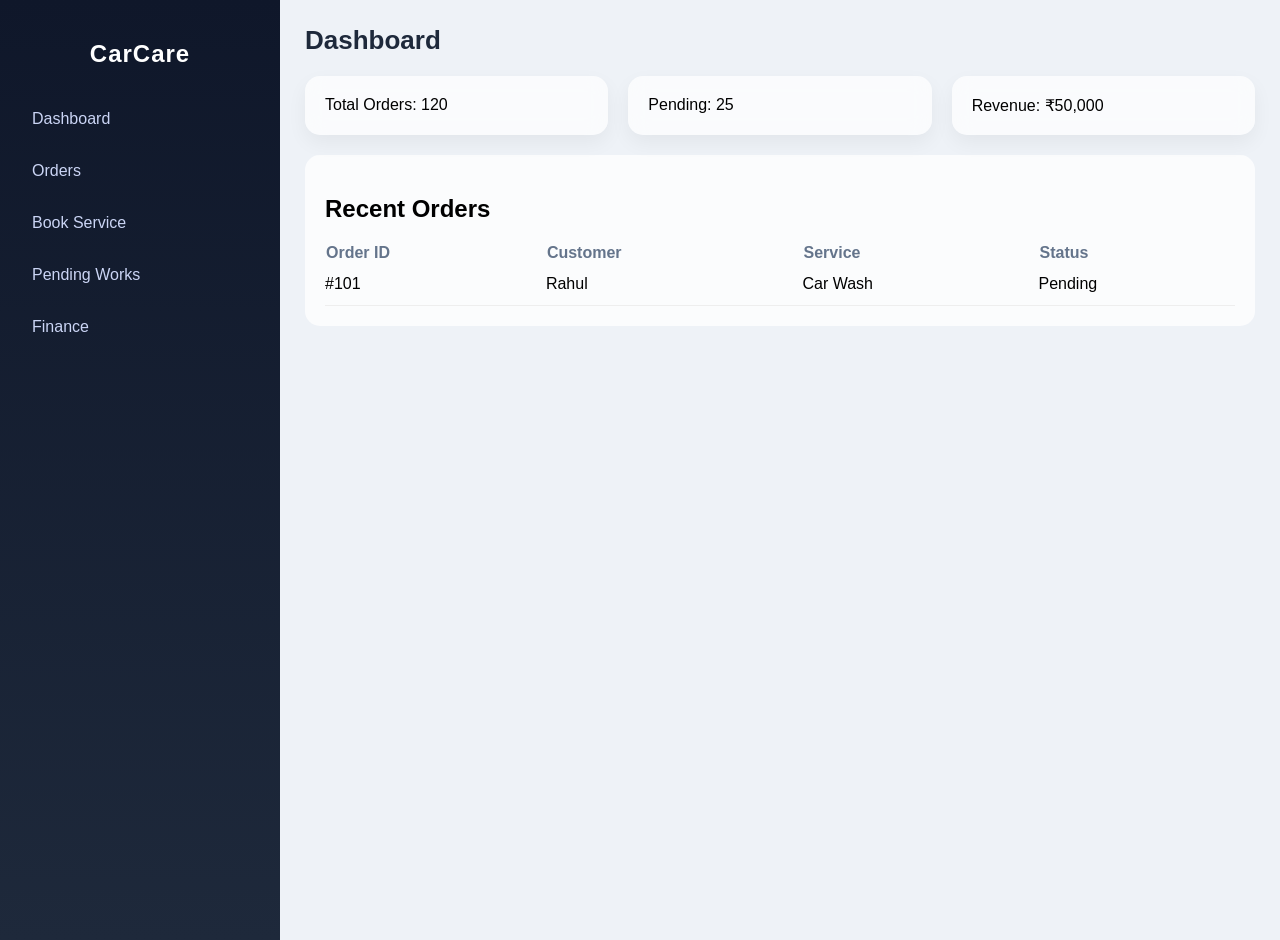
<file: index.html>
<!DOCTYPE html>
<html>

<head>
    <meta name="viewport" content="width=device-width, initial-scale=1.0">
    <title>Car Care Admin</title>
    <link rel="stylesheet" href="style.css">
</head>

<body>

    <div class="container">

        <!-- Sidebar -->
        <div class="sidebar">
            <h2>CarCare</h2>
            <ul>
                <li><a href="index.html">Dashboard</a></li>
                <li><a href="orders.html">Orders</a></li>
                <li><a href="booking.html">Book Service</a></li>
                <li><a href="pending.html">Pending Works</a></li>
                <li><a href="finance.html">Finance</a></li>
            </ul>
        </div>

        <!-- Main Content -->
        <div class="main">

            <!-- Header -->
            <div class="header">
                <h1>Dashboard</h1>
            </div>

            <!-- Cards -->
            <div class="cards">
                <div class="card">Total Orders: 120</div>
                <div class="card">Pending: 25</div>
                <div class="card">Revenue: ₹50,000</div>
            </div>

            <!-- Orders Table -->
            <div class="table-section">
                <h2>Recent Orders</h2>
                <table>
                    <tr>
                        <th>Order ID</th>
                        <th>Customer</th>
                        <th>Service</th>
                        <th>Status</th>
                    </tr>
                    <tr>
                        <td>#101</td>
                        <td>Rahul</td>
                        <td>Car Wash</td>
                        <td>Pending</td>
                    </tr>
                </table>
            </div>

        </div>

    </div>

</body>

</html>
</file>
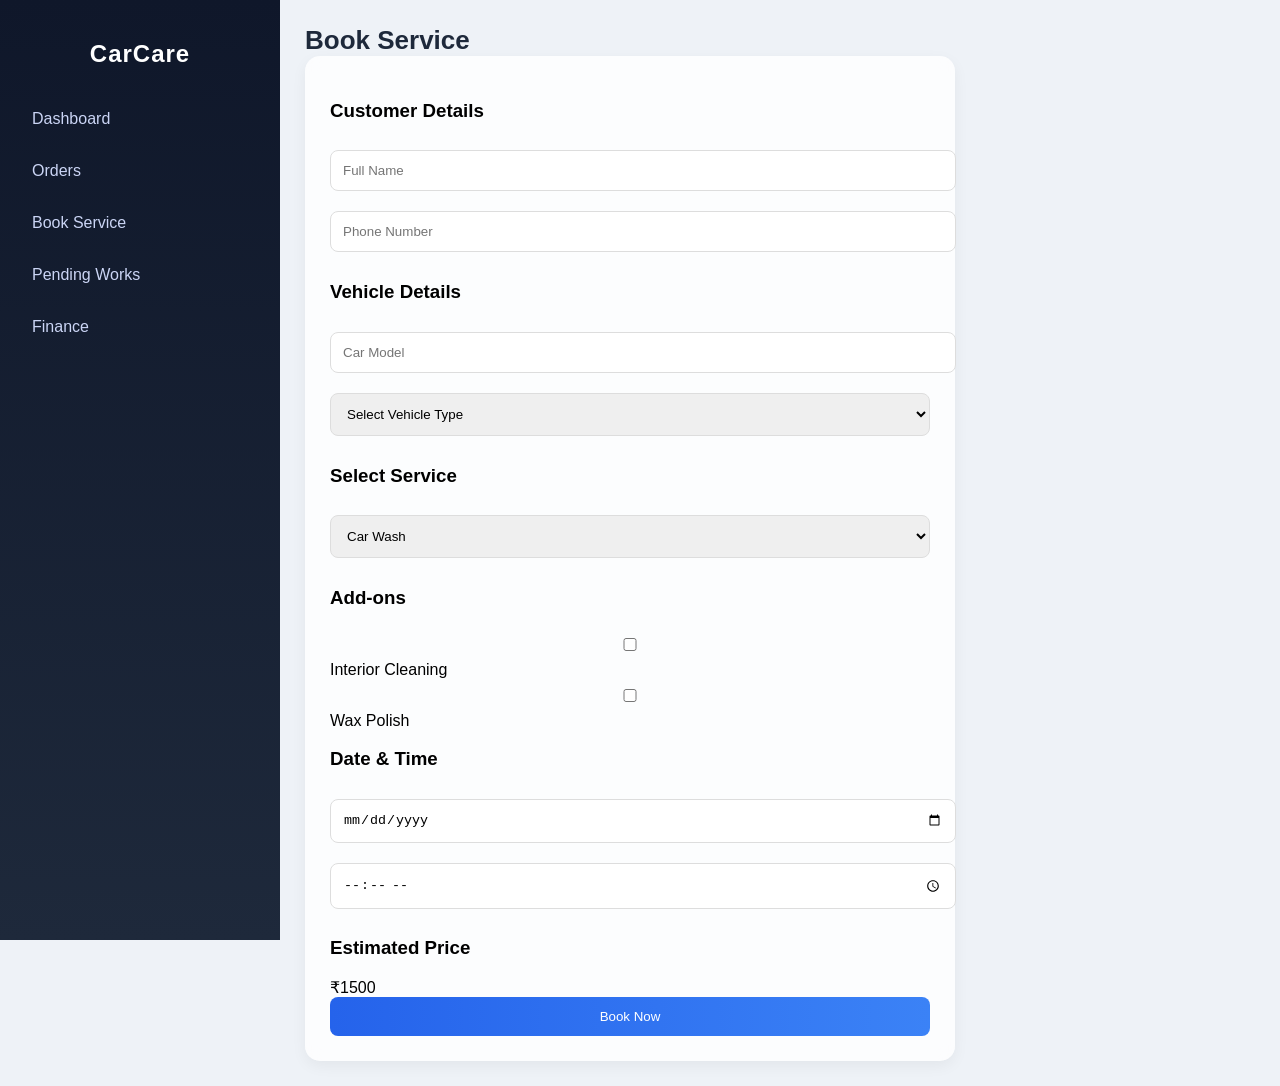
<file: booking.html>
<!DOCTYPE html>
<html>

<head>
    <meta name="viewport" content="width=device-width, initial-scale=1.0">
    <title>Book Service</title>
    <link rel="stylesheet" href="style.css">
</head>

<body>

    <div class="container">

        <!-- Sidebar -->
        <div class="sidebar">
            <h2>CarCare</h2>
            <ul>
                <li><a href="index.html">Dashboard</a></li>
                <li><a href="orders.html">Orders</a></li>
                <li><a href="booking.html">Book Service</a></li>
                <li><a href="pending.html">Pending Works</a></li>
                <li><a href="finance.html">Finance</a></li>
            </ul>
        </div>

        <!-- Main Content -->
        <div class="main">

            <div class="header">
                <h1>Book Service</h1>
            </div>

            <div class="form-container">

                <form>

                    <!-- Customer Info -->
                    <h3>Customer Details</h3>
                    <input type="text" placeholder="Full Name" required>
                    <input type="text" placeholder="Phone Number" required>

                    <!-- Vehicle Info -->
                    <h3>Vehicle Details</h3>
                    <input type="text" placeholder="Car Model" required>

                    <select>
                        <option>Select Vehicle Type</option>
                        <option>Hatchback</option>
                        <option>Sedan</option>
                        <option>SUV</option>
                    </select>

                    <!-- Service -->
                    <h3>Select Service</h3>
                    <select>
                        <option>Car Wash</option>
                        <option>Ceramic Coating</option>
                        <option>Car Care</option>
                        <option>Car Valet</option>
                    </select>

                    <!-- Add-ons -->
                    <h3>Add-ons</h3>
                    <label><input type="checkbox"> Interior Cleaning</label><br>
                    <label><input type="checkbox"> Wax Polish</label><br>

                    <!-- Date -->
                    <h3>Date & Time</h3>
                    <input type="date">
                    <input type="time">

                    <!-- Estimate -->
                    <h3>Estimated Price</h3>
                    <div class="estimate-box">₹1500</div>

                    <!-- Button -->
                    <button type="submit">Book Now</button>

                </form>

            </div>

        </div>

    </div>

</body>

</html>
</file>
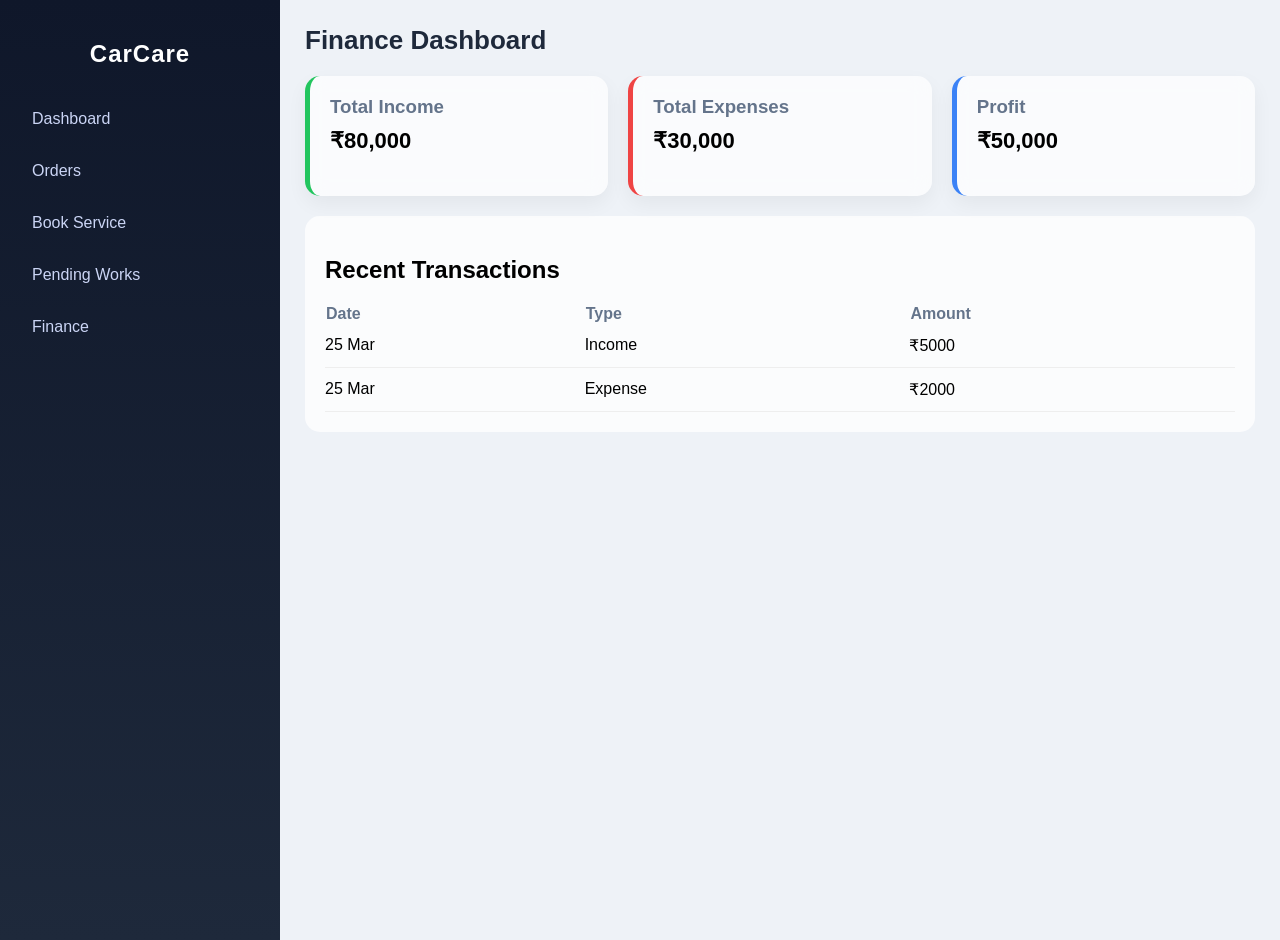
<file: finance.html>
<!DOCTYPE html>
<html>

<head>
    <meta name="viewport" content="width=device-width, initial-scale=1.0">
    <title>Finance</title>
    <link rel="stylesheet" href="style.css">
</head>

<body>

    <div class="container">

        <!-- Sidebar -->
        <div class="sidebar">
            <h2>CarCare</h2>
            <ul>
                <li><a href="index.html">Dashboard</a></li>
                <li><a href="orders.html">Orders</a></li>
                <li><a href="booking.html">Book Service</a></li>
                <li><a href="pending.html">Pending Works</a></li>
                <li><a href="finance.html">Finance</a></li>
            </ul>
        </div>

        <!-- Main -->
        <div class="main">

            <div class="header">
                <h1>Finance Dashboard</h1>
            </div>

            <!-- Finance Cards -->
            <div class="cards">
                <div class="card income">
                    <h3>Total Income</h3>
                    <p>₹80,000</p>
                </div>

                <div class="card expense">
                    <h3>Total Expenses</h3>
                    <p>₹30,000</p>
                </div>

                <div class="card profit">
                    <h3>Profit</h3>
                    <p>₹50,000</p>
                </div>
            </div>

            <!-- Transactions -->
            <div class="table-section">
                <h2>Recent Transactions</h2>
                <table>
                    <tr>
                        <th>Date</th>
                        <th>Type</th>
                        <th>Amount</th>
                    </tr>

                    <tr>
                        <td>25 Mar</td>
                        <td>Income</td>
                        <td>₹5000</td>
                    </tr>

                    <tr>
                        <td>25 Mar</td>
                        <td>Expense</td>
                        <td>₹2000</td>
                    </tr>

                </table>
            </div>

        </div>

    </div>

</body>

</html>
</file>
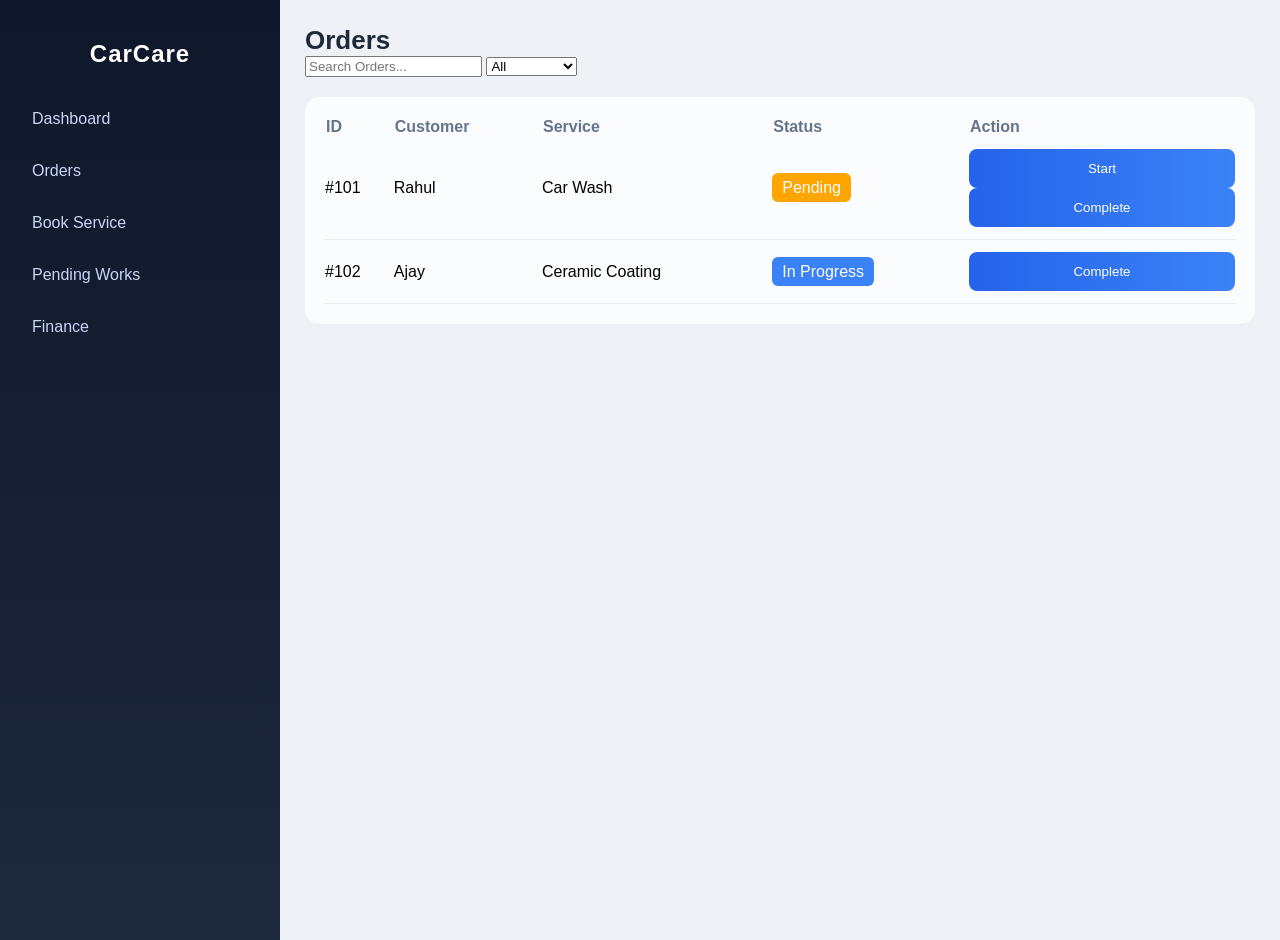
<file: orders.html>
<!DOCTYPE html>
<html>

<head>
    <meta name="viewport" content="width=device-width, initial-scale=1.0">
    <title>Orders</title>
    <link rel="stylesheet" href="style.css">
</head>

<body>

    <div class="container">

        <!-- Sidebar -->
        <div class="sidebar">
            <h2>CarCare</h2>
            <ul>
                <li><a href="index.html">Dashboard</a></li>
                <li><a href="orders.html">Orders</a></li>
                <li><a href="booking.html">Book Service</a></li>
                <li><a href="pending.html">Pending Works</a></li>
                <li><a href="finance.html">Finance</a></li>
            </ul>
        </div>

        <!-- Main -->
        <div class="main">

            <div class="header">
                <h1>Orders</h1>
            </div>

            <!-- Search + Filter -->
            <div class="top-bar">
                <input type="text" placeholder="Search Orders...">

                <select>
                    <option>All</option>
                    <option>Pending</option>
                    <option>In Progress</option>
                    <option>Completed</option>
                </select>
            </div>

            <!-- Orders Table -->
            <div class="table-section">
                <table>
                    <tr>
                        <th>ID</th>
                        <th>Customer</th>
                        <th>Service</th>
                        <th>Status</th>
                        <th>Action</th>
                    </tr>

                    <tr>
                        <td>#101</td>
                        <td>Rahul</td>
                        <td>Car Wash</td>
                        <td><span class="status pending">Pending</span></td>
                        <td>
                            <button class="btn start">Start</button>
                            <button class="btn complete">Complete</button>
                        </td>
                    </tr>

                    <tr>
                        <td>#102</td>
                        <td>Ajay</td>
                        <td>Ceramic Coating</td>
                        <td><span class="status progress">In Progress</span></td>
                        <td>
                            <button class="btn complete">Complete</button>
                        </td>
                    </tr>

                </table>
            </div>

        </div>

    </div>

</body>

</html>
</file>
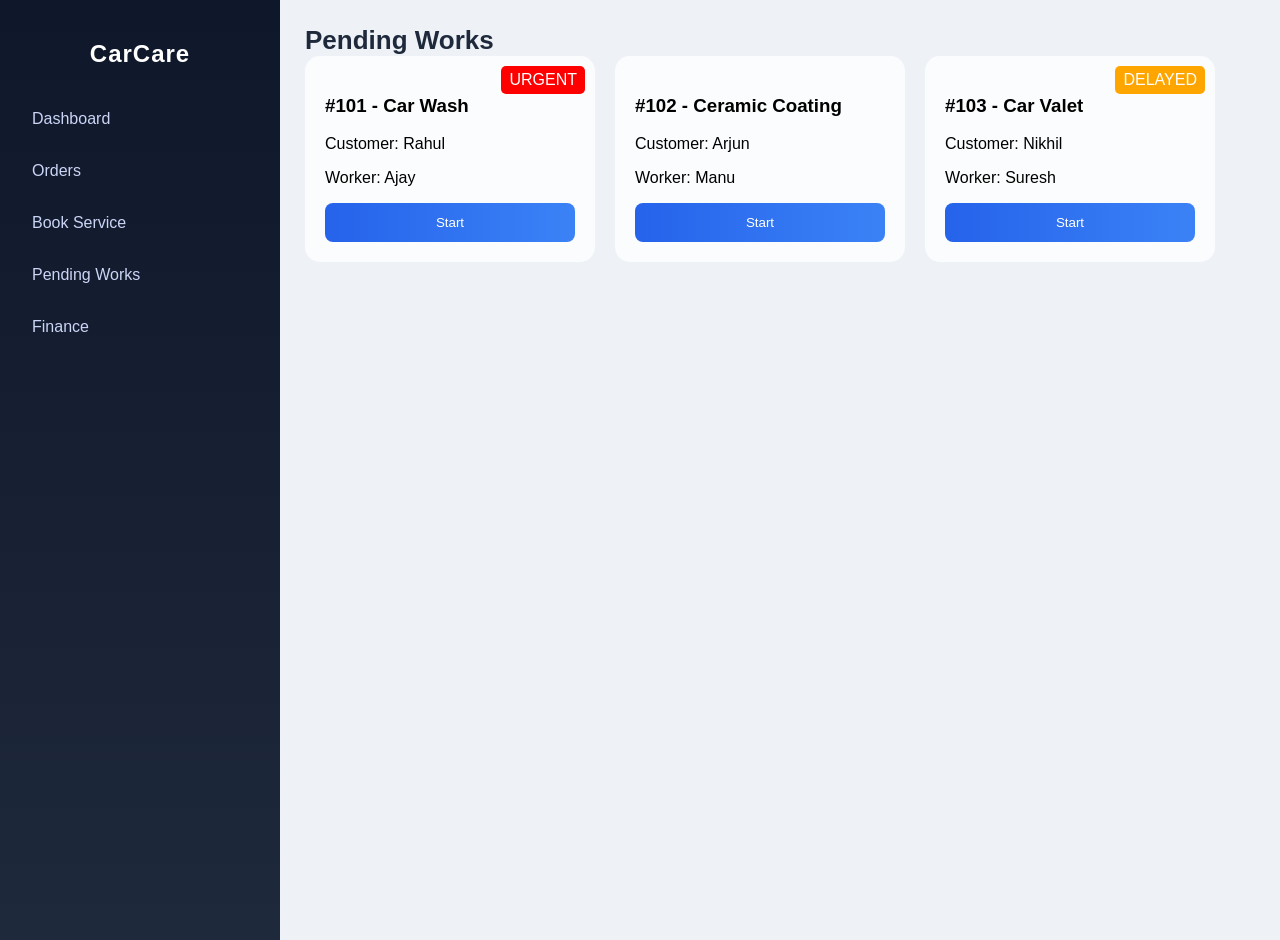
<file: pending.html>
<!DOCTYPE html>
<html>

<head>
    <meta name="viewport" content="width=device-width, initial-scale=1.0">
    <title>Pending Works</title>
    <link rel="stylesheet" href="style.css">
</head>

<body>

    <div class="container">

        <!-- Sidebar -->
        <div class="sidebar">
            <h2>CarCare</h2>
            <ul>
                <li><a href="index.html">Dashboard</a></li>
                <li><a href="orders.html">Orders</a></li>
                <li><a href="booking.html">Book Service</a></li>
                <li><a href="pending.html">Pending Works</a></li>
                <li><a href="finance.html">Finance</a></li>
            </ul>
        </div>

        <!-- Main -->
        <div class="main">

            <div class="header">
                <h1>Pending Works</h1>
            </div>

            <!-- Work Cards -->
            <div class="work-container">

                <!-- Work Item -->
                <div class="work-card urgent">
                    <h3>#101 - Car Wash</h3>
                    <p>Customer: Rahul</p>
                    <p>Worker: Ajay</p>
                    <span class="badge urgent-badge">URGENT</span>
                    <button class="btn start">Start</button>
                </div>

                <div class="work-card">
                    <h3>#102 - Ceramic Coating</h3>
                    <p>Customer: Arjun</p>
                    <p>Worker: Manu</p>
                    <button class="btn start">Start</button>
                </div>

                <div class="work-card delayed">
                    <h3>#103 - Car Valet</h3>
                    <p>Customer: Nikhil</p>
                    <p>Worker: Suresh</p>
                    <span class="badge delay-badge">DELAYED</span>
                    <button class="btn start">Start</button>
                </div>

            </div>

        </div>

    </div>

</body>

</html>
</file>
<file: style.css>
/* ===== GLOBAL ===== */
body {
    margin: 0;
    font-family: 'Segoe UI', Arial, sans-serif;
    background: #eef2f7;
}

/* ===== LAYOUT ===== */
.container {
    display: flex;
}

/* ===== SIDEBAR ===== */
.sidebar {
    width: 240px;
    height: 100vh;
    background: linear-gradient(180deg, #0f172a, #1e293b);
    color: white;
    padding: 20px;
}

.sidebar h2 {
    text-align: center;
    margin-bottom: 30px;
    letter-spacing: 1px;
}

.sidebar ul {
    list-style: none;
    padding: 0;
}

.sidebar li {
    margin: 10px 0;
}

.sidebar a {
    text-decoration: none;
    color: #cbd5f5;
    display: block;
    padding: 12px;
    border-radius: 8px;
    transition: 0.3s;
}

.sidebar a:hover {
    background: rgba(255, 255, 255, 0.1);
    color: white;
}

/* Active menu */
.sidebar a.active {
    background: #2563eb;
    color: white;
}

/* ===== MAIN ===== */
.main {
    flex: 1;
    padding: 25px;
}

/* ===== HEADER ===== */
.header h1 {
    margin: 0;
    font-size: 26px;
    color: #1e293b;
}

/* ===== CARDS ===== */
.cards {
    display: flex;
    gap: 20px;
    margin-top: 20px;
}

.card {
    flex: 1;
    padding: 20px;
    border-radius: 15px;
    background: rgba(255, 255, 255, 0.7);
    backdrop-filter: blur(10px);
    box-shadow: 0 8px 20px rgba(0, 0, 0, 0.05);
    transition: 0.3s;
}

.card:hover {
    transform: translateY(-5px);
}

.card h3 {
    margin: 0;
    color: #64748b;
}

.card p {
    font-size: 22px;
    font-weight: bold;
    margin-top: 10px;
}

/* ===== FORM ===== */
.form-container {
    background: rgba(255, 255, 255, 0.8);
    padding: 25px;
    border-radius: 15px;
    max-width: 600px;
    backdrop-filter: blur(8px);
    box-shadow: 0 5px 15px rgba(0, 0, 0, 0.05);
}

form input,
form select {
    width: 100%;
    padding: 12px;
    margin: 10px 0;
    border-radius: 8px;
    border: 1px solid #ddd;
}

/* Button */
button {
    width: 100%;
    padding: 12px;
    background: linear-gradient(90deg, #2563eb, #3b82f6);
    color: white;
    border: none;
    border-radius: 8px;
    cursor: pointer;
}

button:hover {
    opacity: 0.9;
}

/* ===== TABLE ===== */
.table-section {
    margin-top: 20px;
    background: rgba(255, 255, 255, 0.8);
    padding: 20px;
    border-radius: 15px;
}

table {
    width: 100%;
    border-collapse: collapse;
}

th {
    text-align: left;
    color: #64748b;
}

td {
    padding: 12px 0;
    border-bottom: 1px solid #eee;
}

/* ===== STATUS ===== */
.status {
    padding: 6px 10px;
    border-radius: 6px;
    color: white;
}

.pending {
    background: orange;
}

.progress {
    background: #3b82f6;
}

.completed {
    background: #22c55e;
}

/* ===== WORK CARDS ===== */
.work-container {
    display: flex;
    gap: 20px;
    flex-wrap: wrap;
}

.work-card {
    background: rgba(255, 255, 255, 0.8);
    padding: 20px;
    border-radius: 15px;
    width: 250px;
    position: relative;
}

.badge {
    position: absolute;
    top: 10px;
    right: 10px;
    padding: 5px 8px;
    border-radius: 5px;
    color: white;
}

.urgent-badge {
    background: red;
}

.delay-badge {
    background: orange;
}

/* ===== FINANCE COLORS ===== */
.income {
    border-left: 5px solid #22c55e;
}

.expense {
    border-left: 5px solid #ef4444;
}

.profit {
    border-left: 5px solid #3b82f6;
}

/* ================= MOBILE RESPONSIVE ================= */

@media (max-width: 768px) {

    /* Layout */
    .container {
        flex-direction: column;
    }

    /* Sidebar becomes top bar */
    .sidebar {
        width: 100%;
        height: auto;
        display: flex;
        overflow-x: auto;
    }

    .sidebar h2 {
        display: none;
    }

    .sidebar ul {
        display: flex;
        gap: 10px;
    }

    .sidebar li {
        margin: 0;
    }

    .sidebar a {
        padding: 10px;
        white-space: nowrap;
    }

    /* Main */
    .main {
        padding: 15px;
    }

    /* Cards stack */
    .cards {
        flex-direction: column;
    }

    /* Work cards stack */
    .work-container {
        flex-direction: column;
    }

    .work-card {
        width: 100%;
    }

    /* Form full width */
    .form-container {
        max-width: 100%;
    }

    /* Table scroll */
    .table-section {
        overflow-x: auto;
    }

    table {
        min-width: 600px;
    }

    /* Buttons */
    button {
        font-size: 14px;
    }
}
</file>
